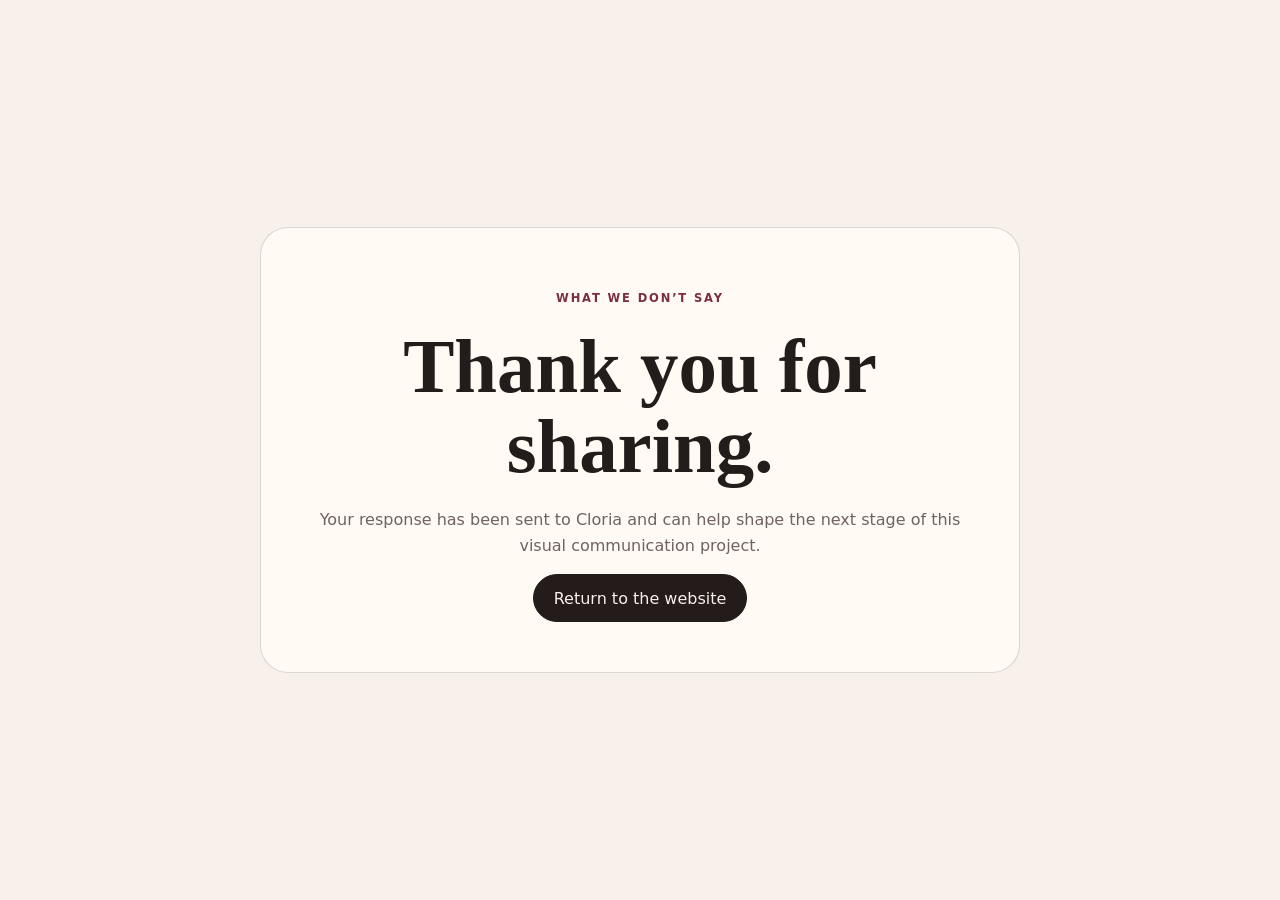
<file: thanks.html>
<!doctype html>
<html lang="en">
<head>
  <meta charset="utf-8">
  <meta name="viewport" content="width=device-width, initial-scale=1">
  <title>Thank you | What We Don’t Say</title>
  <link rel="stylesheet" href="styles.css">
</head>
<body>
  <main style="min-height:100vh;display:grid;place-items:center;padding:30px;">
    <section style="padding:50px;max-width:760px;text-align:center;background:#fffaf4;border:1px solid rgba(36,27,27,.16);border-radius:28px;">
      <p class="eyebrow">What We Don’t Say</p>
      <h1 style="font-family:Georgia,serif;font-size:clamp(2.5rem,6vw,5rem);line-height:1.05;margin:.25em 0;">Thank you for sharing.</h1>
      <p style="color:#6f6261;">Your response has been sent to Cloria and can help shape the next stage of this visual communication project.</p>
      <a class="button primary" href="index.html">Return to the website</a>
    </section>
  </main>
</body>
</html>
</file>
<file: styles.css>
:root{
  --paper:#f7f1e9;
  --paper-2:#eee4d8;
  --ink:#241b1b;
  --muted:#6f6261;
  --wine:#7b2f3d;
  --wine-dark:#4a1f28;
  --rose:#d9a8a5;
  --gold:#b5925d;
  --line:rgba(36,27,27,.16);
  --shadow:0 24px 60px rgba(49,29,31,.14);
}
*{box-sizing:border-box}
html{scroll-behavior:smooth}
body{
  margin:0;
  background:var(--paper);
  color:var(--ink);
  font-family:Inter, ui-sans-serif, system-ui, -apple-system, BlinkMacSystemFont, "Segoe UI", sans-serif;
  line-height:1.6;
}
img{display:block;max-width:100%}
a{color:inherit}
button,input,select,textarea{font:inherit}
.skip-link{position:absolute;left:-999px;top:0}
.skip-link:focus{left:16px;top:16px;background:white;padding:10px 14px;z-index:999}
.site-header{
  position:sticky;top:0;z-index:100;
  display:flex;align-items:center;justify-content:space-between;
  padding:16px clamp(20px,5vw,72px);
  background:rgba(247,241,233,.9);
  backdrop-filter:blur(18px);
  border-bottom:1px solid var(--line);
}
.brand{display:flex;gap:11px;align-items:center;text-decoration:none;font-weight:700;letter-spacing:.02em}
.brand-mark{
  display:grid;place-items:center;width:34px;height:34px;border:1px solid var(--ink);border-radius:50%;
  font-family:Georgia,serif;font-size:12px;
}
.site-nav{display:flex;gap:26px}
.site-nav a{text-decoration:none;font-size:.92rem;color:var(--muted)}
.site-nav a:hover{color:var(--wine)}
.menu-btn{display:none;background:none;border:1px solid var(--line);border-radius:999px;padding:8px 14px}
main{overflow:hidden}
.hero{
  min-height:86vh;
  display:grid;grid-template-columns:minmax(0,.9fr) minmax(0,1.1fr);
  gap:6vw;align-items:center;
  padding:72px clamp(20px,6vw,92px) 90px;
}
.eyebrow,.kicker,.work-tag{
  text-transform:uppercase;letter-spacing:.16em;font-size:.72rem;font-weight:800;color:var(--wine);
}
.hero h1,.section-head h2,.voices-section h2,.impact-section h2,.about-section h2{
  font-family:Georgia,"Times New Roman",serif;
  font-weight:500;line-height:1.03;
  letter-spacing:-.035em;
}
.hero h1{font-size:clamp(3rem,6vw,6.6rem);margin:.16em 0 .3em;max-width:9ch}
.lede{font-size:clamp(1.03rem,1.4vw,1.26rem);color:var(--muted);max-width:620px}
.hero-actions{display:flex;gap:12px;flex-wrap:wrap;margin-top:30px}
.button{
  display:inline-flex;align-items:center;justify-content:center;
  min-height:48px;padding:0 20px;border-radius:999px;text-decoration:none;border:1px solid var(--ink);
  cursor:pointer;transition:.2s ease;
}
.button.primary{background:var(--ink);color:var(--paper)}
.button.primary:hover{background:var(--wine-dark);transform:translateY(-1px)}
.button.ghost:hover{background:var(--paper-2)}
.button.full{width:100%}
.hero-art{position:relative;min-height:610px}
.hero-main{
  width:min(78%,720px);height:520px;object-fit:cover;margin:20px auto 0;
  border-radius:220px 220px 20px 20px;box-shadow:var(--shadow);
}
.hero-float{position:absolute;width:210px;height:260px;object-fit:cover;border:10px solid var(--paper);box-shadow:var(--shadow)}
.hero-float.one{left:0;bottom:0;transform:rotate(-4deg)}
.hero-float.two{right:0;top:0;transform:rotate(5deg)}
section{padding:100px clamp(20px,6vw,92px)}
.section-head{max-width:900px;margin:0 auto 56px;text-align:center}
.section-head.compact{margin-bottom:44px}
.section-head h2{font-size:clamp(2.5rem,5vw,5.5rem);margin:.15em 0}
.section-intro{font-size:1.12rem;color:var(--muted);max-width:760px;margin:0 auto}
.campaign-section{background:var(--wine-dark);color:#f9eee7}
.campaign-section .eyebrow,.campaign-section .kicker{color:#e6b5a9}
.campaign-section .section-intro{color:#d9c8c4}
.campaign-manifesto{
  max-width:1000px;margin:0 auto 64px;
  display:grid;grid-template-columns:1fr 1fr;gap:50px;
  border-top:1px solid rgba(255,255,255,.2);padding-top:38px;
}
.campaign-manifesto blockquote{
  font-family:Georgia,serif;font-size:clamp(1.8rem,3vw,3rem);line-height:1.16;margin:0;color:white
}
.campaign-manifesto p{color:#d9c8c4;margin:0}
.story-arc{display:grid;grid-template-columns:repeat(4,1fr);max-width:1180px;margin:0 auto 70px;border-top:1px solid rgba(255,255,255,.18)}
.story-arc article{padding:25px 22px 10px;border-right:1px solid rgba(255,255,255,.16)}
.story-arc article:last-child{border-right:0}
.story-arc span{font-family:Georgia,serif;color:#d3a18f}
.story-arc h3{font-family:Georgia,serif;font-size:1.6rem;margin:.35em 0}
.story-arc p{color:#d9c8c4;font-size:.95rem}
.campaign-visual{
  max-width:1180px;margin:0 auto;display:grid;grid-template-columns:1.25fr .75fr;gap:50px;align-items:center;
  background:#f3e9df;color:var(--ink);padding:22px;border-radius:28px;
}
.campaign-visual img{border-radius:18px;width:100%;height:440px;object-fit:cover}
.campaign-visual > div{padding:28px 28px 28px 0}
.campaign-visual h3{font-family:Georgia,serif;font-size:2.2rem;line-height:1.08;margin:.3em 0}
.text-link{font-weight:700;text-decoration:none;color:var(--wine);border-bottom:1px solid currentColor;padding-bottom:3px}
.work-section{background:var(--paper)}
.gallery{max-width:1180px;margin:0 auto;display:grid;grid-template-columns:repeat(2,1fr);gap:30px}
.work-card{background:#fffaf4;border:1px solid var(--line);border-radius:26px;overflow:hidden}
.work-card.featured{grid-column:span 2;display:grid;grid-template-columns:1.2fr .8fr}
.art-button{padding:0;border:0;background:none;cursor:zoom-in;width:100%}
.art-button img{width:100%;height:420px;object-fit:cover;transition:.35s ease}
.art-button:hover img{transform:scale(1.015)}
.work-card.featured .art-button img{height:100%;min-height:520px}
.work-copy{padding:30px}
.work-card.featured .work-copy{align-self:center;padding:50px}
.work-copy h3{font-family:Georgia,serif;font-size:2rem;line-height:1.1;margin:.35em 0}
.medium{font-size:.84rem;color:var(--muted);margin-top:22px}
.voices-section{
  background:#e9d3cd;
  display:grid;grid-template-columns:.9fr 1.1fr;gap:8vw;align-items:start;
}
.voices-section h2{font-size:clamp(2.4rem,4vw,4.5rem);margin:.2em 0 .45em}
.prompt-list{margin-top:32px;border-top:1px solid var(--line)}
.prompt-list p{padding:16px 0;margin:0;border-bottom:1px solid var(--line);font-family:Georgia,serif;font-size:1.15rem}
.voice-form{
  background:#fffaf4;border-radius:28px;padding:34px;box-shadow:var(--shadow);
  display:grid;gap:20px
}
.voice-form label{display:grid;gap:8px;font-size:.9rem;font-weight:700}
.voice-form input,.voice-form select,.voice-form textarea{
  width:100%;border:1px solid #cdbbb5;border-radius:12px;background:#fff;
  padding:13px 14px;color:var(--ink);outline:none
}
.voice-form input:focus,.voice-form select:focus,.voice-form textarea:focus{border-color:var(--wine);box-shadow:0 0 0 3px rgba(123,47,61,.12)}
.voice-form .consent{display:flex;grid-template-columns:auto 1fr;gap:10px;font-weight:500}
.voice-form .consent input{width:auto;margin-top:5px}
.hidden{position:absolute!important;left:-9999px!important}
.form-note{font-size:.78rem;color:var(--muted);margin:0;text-align:center}
.process-section{background:#f4ece2}
.process-grid{max-width:1180px;margin:0 auto;display:grid;grid-template-columns:repeat(2,1fr);gap:26px}
.process-grid figure{margin:0;background:white;border:1px solid var(--line);border-radius:22px;overflow:hidden}
.process-grid img{width:100%;height:360px;object-fit:cover}
.process-grid figcaption{padding:18px 20px;color:var(--muted);font-size:.9rem}
.impact-section{display:grid;grid-template-columns:.7fr 1.3fr;gap:60px;align-items:start;background:var(--ink);color:var(--paper)}
.impact-section h2{font-size:clamp(2.3rem,4vw,4rem);margin:.2em 0}
.impact-section p{color:#cfc5be}
.impact-grid{display:grid;grid-template-columns:repeat(3,1fr);gap:15px}
.impact-grid article{border:1px solid rgba(255,255,255,.2);border-radius:18px;padding:22px;min-height:180px;display:flex;flex-direction:column}
.impact-grid strong{font-family:Georgia,serif;font-size:2.5rem;color:#f1c3b6}
.impact-grid span{margin-top:auto}
.impact-grid small{color:#aaa09b;margin-top:8px}
.about-section{display:grid;grid-template-columns:.8fr 1.2fr;gap:80px}
.about-section h2{font-size:clamp(3rem,5vw,5rem);margin:.2em 0}
.about-copy{max-width:720px;font-size:1.1rem;color:var(--muted)}
footer{padding:30px clamp(20px,6vw,92px);border-top:1px solid var(--line);color:var(--muted);font-size:.82rem}
.lightbox{
  width:min(94vw,1100px);border:0;background:#160f10;padding:18px;border-radius:18px;
}
.lightbox::backdrop{background:rgba(16,10,11,.82)}
.lightbox img{max-height:82vh;margin:auto;border-radius:10px}
.lightbox-close{position:absolute;right:14px;top:8px;border:0;background:rgba(0,0,0,.5);color:white;width:40px;height:40px;border-radius:50%;font-size:28px;cursor:pointer}
@media (max-width:900px){
  .menu-btn{display:block}
  .site-nav{
    display:none;position:absolute;top:67px;right:20px;left:20px;padding:18px;
    background:var(--paper);border:1px solid var(--line);border-radius:18px;box-shadow:var(--shadow);
    flex-direction:column;gap:8px
  }
  .site-nav.open{display:flex}
  .site-nav a{padding:8px}
  .hero{grid-template-columns:1fr;padding-top:48px}
  .hero h1{max-width:11ch}
  .hero-art{min-height:540px}
  .hero-main{height:450px}
  .campaign-manifesto,.campaign-visual,.voices-section,.impact-section,.about-section{grid-template-columns:1fr}
  .campaign-visual > div{padding:10px}
  .story-arc{grid-template-columns:1fr 1fr}
  .story-arc article:nth-child(2){border-right:0}
  .gallery{grid-template-columns:1fr}
  .work-card.featured{grid-column:auto;display:block}
  .work-card.featured .art-button img{min-height:0;height:420px}
  .impact-grid{grid-template-columns:1fr}
}
@media (max-width:600px){
  section{padding:72px 20px}
  .hero{padding:44px 20px 72px}
  .hero-art{min-height:430px}
  .hero-main{width:86%;height:350px}
  .hero-float{width:130px;height:170px;border-width:6px}
  .story-arc{grid-template-columns:1fr}
  .story-arc article{border-right:0;border-bottom:1px solid rgba(255,255,255,.16)}
  .campaign-visual{padding:12px}
  .campaign-visual img{height:300px}
  .art-button img,.work-card.featured .art-button img{height:320px}
  .process-grid{grid-template-columns:1fr}
  .process-grid img{height:280px}
  .voice-form{padding:22px}
}

.contact-block{margin-top:20px}
.contact-email{margin:.55rem 0 0;font-size:.95rem;color:var(--muted)}
.submission-contact{margin:.2rem 0 1rem;font-size:.9rem;color:var(--muted)}
.submission-contact a{color:var(--wine);font-weight:700}
</file>
